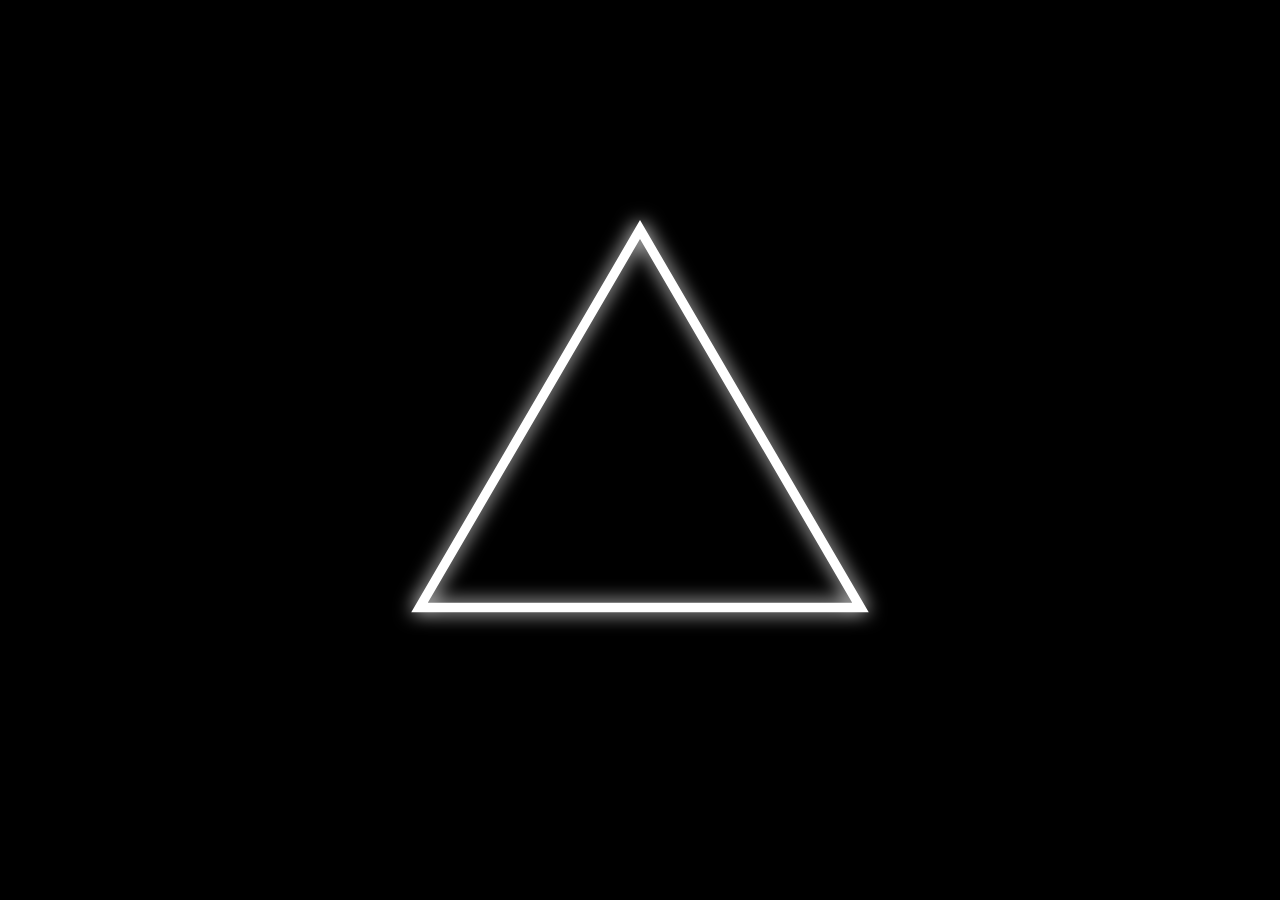
<file: templates/index.html>
<!DOCTYPE html>
<html>

<head>
<meta charset="UTF-8">
<title>Devines</title>

<style>
body{
    margin:0;
    background:black;
    display:flex;
    justify-content:center;
    align-items:center;
    height:100vh;
    overflow:hidden;
    font-family:Arial, sans-serif;
}

#gateway{
    width:70vmin;
    height:70vmin;
    display:flex;
    justify-content:center;
    align-items:center;
    cursor:pointer;
    -webkit-tap-highlight-color: transparent;
}

svg{
    width:100%;
    height:100%;
}

#triangle{
    transition:transform 0.25s ease;
    transform-origin:center;
}

#gateway:active #triangle{
    transform:scale(1.03);
}
</style>
</head>

<body>

<div id="gateway" onclick="enterDevines()" ontouchstart="enterDevines()">
    <svg viewBox="0 0 400 400" aria-label="Enter Devines">

        <defs>
            <filter id="glow">
                <feGaussianBlur stdDeviation="6" result="blur"/>
                <feMerge>
                    <feMergeNode in="blur"/>
                    <feMergeNode in="SourceGraphic"/>
                </feMerge>
            </filter>
        </defs>

        <!-- invisible large hit area -->
        <rect x="40" y="40" width="320" height="280" fill="transparent"></rect>

        <polygon
            id="triangle"
            points="200,60 340,300 60,300"
            stroke="white"
            stroke-width="6"
            fill="none"
            filter="url(#glow)"
        />
    </svg>
</div>

<script>
let entered = false;

function enterDevines(){
    if
</file>
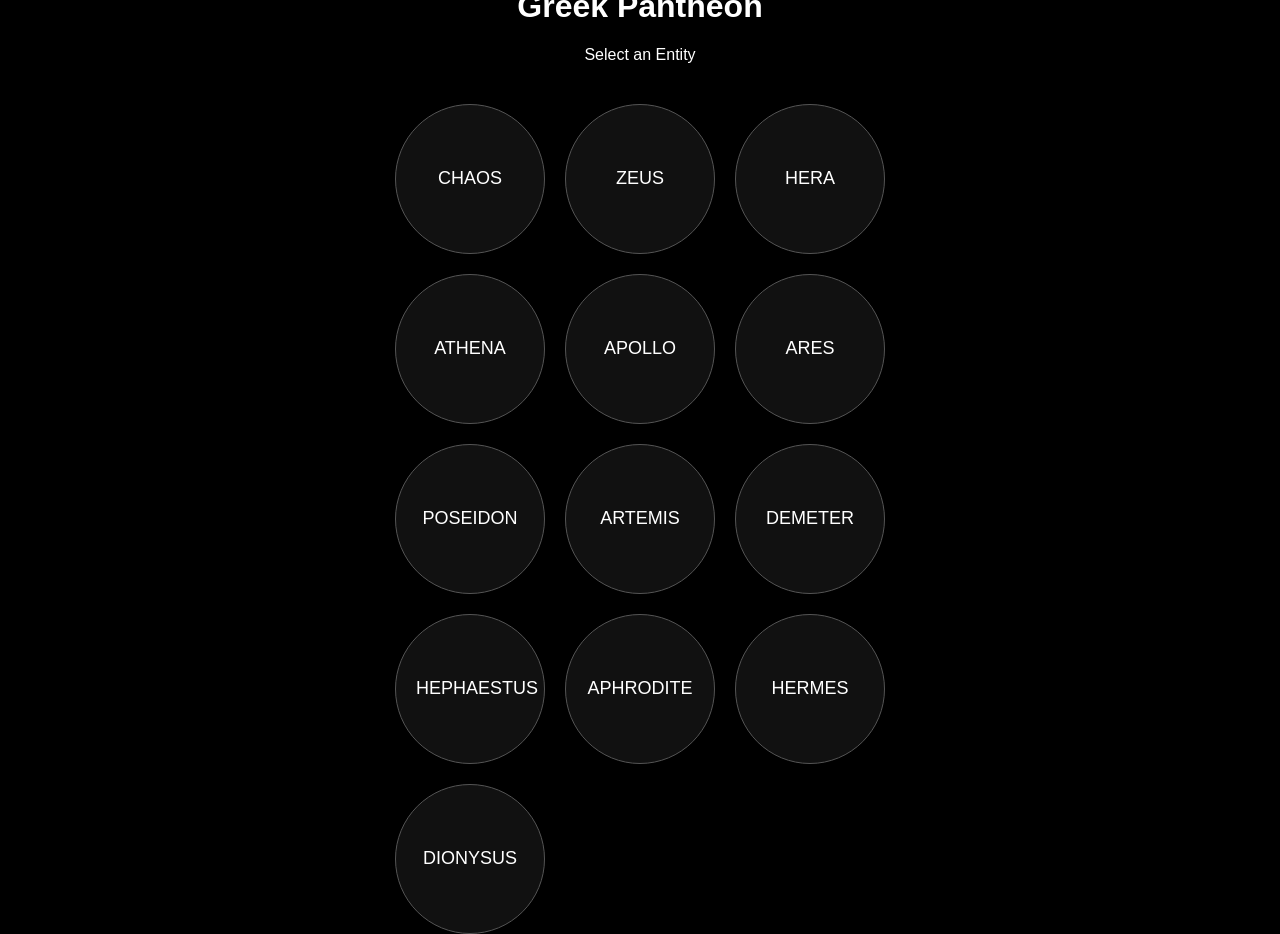
<file: dashboard/greek.html>
<!DOCTYPE html>
<html>

<head>

<meta charset="UTF-8">

<title>Greek Pantheon</title>

<link rel="stylesheet" href="style.css">

</head>

<body>

<div class="container">

<h1>Greek Pantheon</h1>

<p>Select an Entity</p>

<div class="pantheon-grid">

<button class="pantheon-btn">CHAOS</button>

<button class="pantheon-btn">ZEUS</button>

<button class="pantheon-btn">HERA</button>

<button class="pantheon-btn">ATHENA</button>

<button class="pantheon-btn">APOLLO</button>

<button class="pantheon-btn">ARES</button>

<button class="pantheon-btn">POSEIDON</button>

<button class="pantheon-btn">ARTEMIS</button>

<button class="pantheon-btn">DEMETER</button>

<button class="pantheon-btn">HEPHAESTUS</button>

<button class="pantheon-btn">APHRODITE</button>

<button class="pantheon-btn">HERMES</button>

<button class="pantheon-btn">DIONYSUS</button>

</div>

</div>

</body>

</html>
</file>
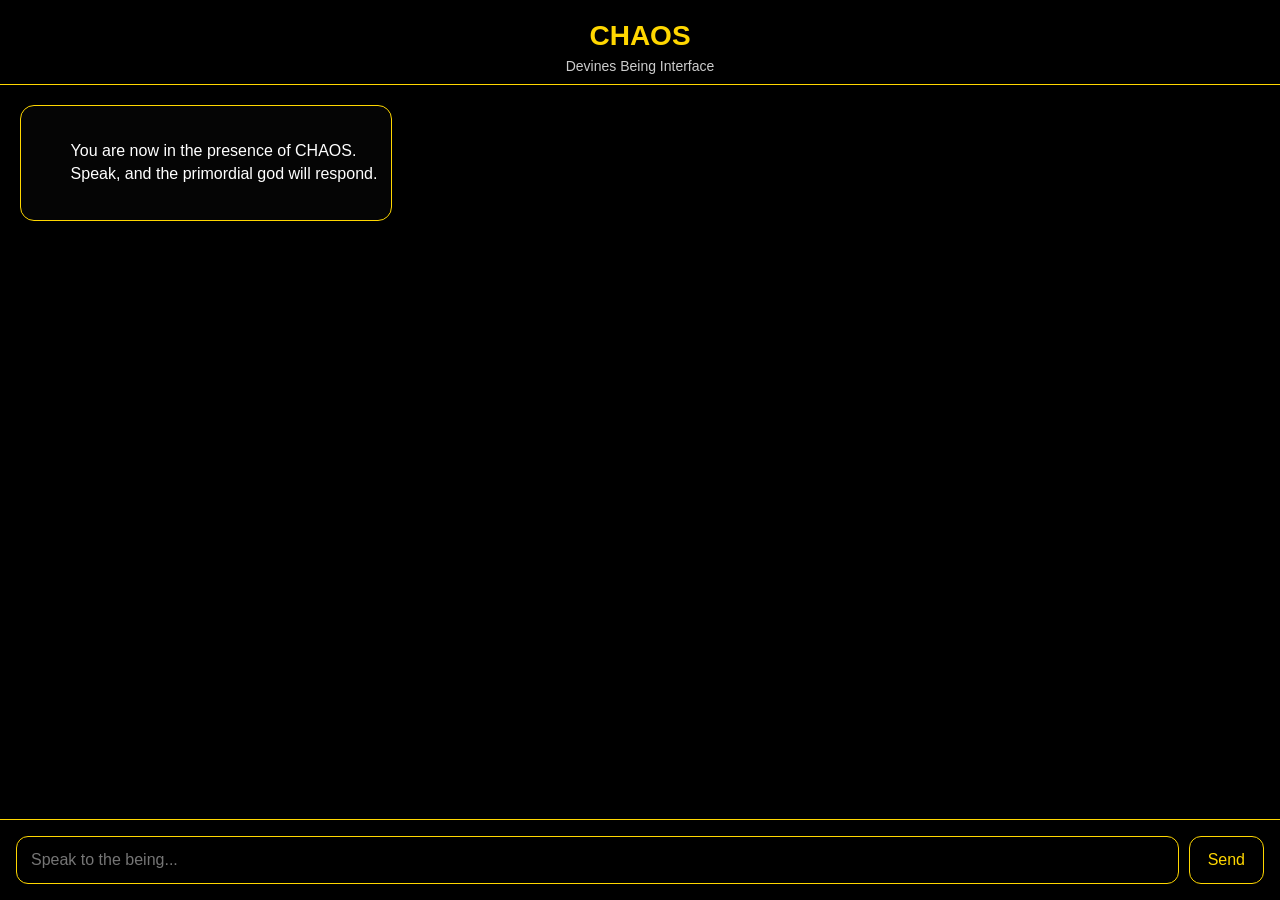
<file: templates/chat.html>
<!DOCTYPE html>
<html>

<head>
<meta charset="UTF-8">
<title>Devines Chat</title>

<style>
body{
    margin:0;
    background:black;
    color:white;
    font-family:Arial, sans-serif;
    display:flex;
    flex-direction:column;
    height:100vh;
}

header{
    text-align:center;
    padding:20px 10px 10px 10px;
    border-bottom:1px solid gold;
}

#chat-entity{
    color:gold;
    font-size:28px;
    margin:0;
}

#chat-subtitle{
    font-size:14px;
    opacity:0.8;
    margin-top:6px;
}

#chat-box{
    flex:1;
    overflow-y:auto;
    padding:20px;
    display:flex;
    flex-direction:column;
    gap:12px;
}

.message{
    max-width:80%;
    padding:12px 14px;
    border:1px solid gold;
    border-radius:14px;
    line-height:1.4;
    white-space:pre-wrap;
}

.user{
    align-self:flex-end;
    background:#111;
}

.assistant{
    align-self:flex-start;
    background:#050505;
}

footer{
    display:flex;
    gap:10px;
    padding:16px;
    border-top:1px solid gold;
}

#user-input{
    flex:1;
    background:black;
    color:white;
    border:1px solid gold;
    border-radius:12px;
    padding:14px;
    font-size:16px;
    outline:none;
}

button{
    background:black;
    color:gold;
    border:1px solid gold;
    border-radius:12px;
    padding:0 18px;
    font-size:16px;
    cursor:pointer;
}

button:active{
    transform:scale(0.98);
}
</style>
</head>

<body onload="loadChatContext()">

<header>
    <h1 id="chat-entity">CHAOS</h1>
    <div id="chat-subtitle">Devines Being Interface</div>
</header>

<div id="chat-box">
    <div class="message assistant">
        You are now in the presence of CHAOS.
        Speak, and the primordial god will respond.
    </div>
</div>

<footer>
    <input
        id="user-input"
        type="text"
        placeholder="Speak to the being..."
        onkeydown="if(event.key==='Enter'){sendMessage();}"
    />
    <button onclick="sendMessage()">Send</button>
</footer>

<script src="/static/script.js"></script>
</body>

</html>
</file>
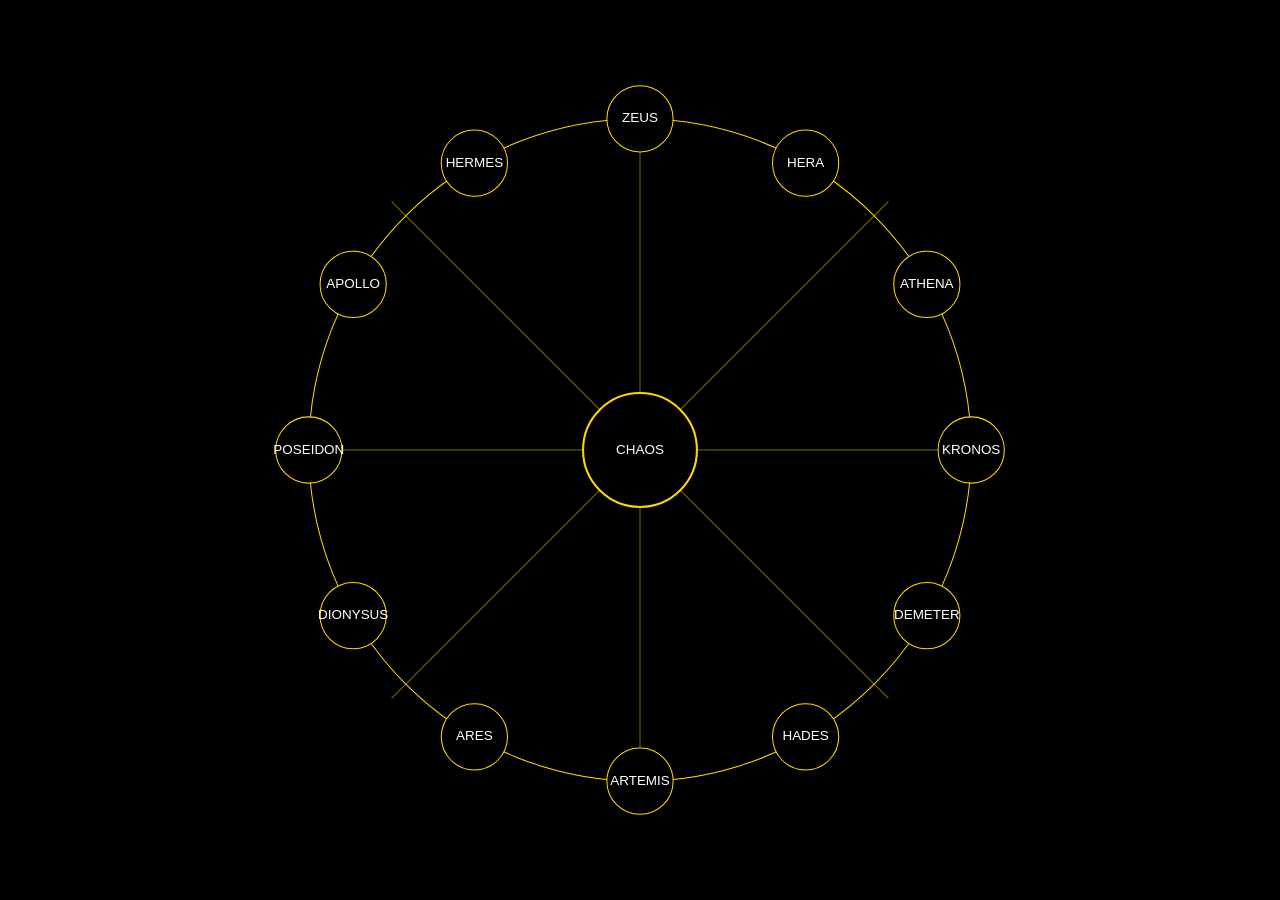
<file: templates/greek.html>
<!DOCTYPE html>
<html>

<head>
<meta charset="UTF-8">
<title>Greek Pantheon</title>

<style>
body{
    margin:0;
    background:black;
    display:flex;
    justify-content:center;
    align-items:center;
    height:100vh;
    font-family:Arial, sans-serif;
    color:white;
    overflow:hidden;
}

svg{
    width:92vmin;
    height:92vmin;
}

.node{
    cursor:pointer;
}

text{
    fill:white;
    font-size:13px;
    text-anchor:middle;
    dominant-baseline:middle;
    pointer-events:none;
}

line{
    stroke:gold;
    stroke-width:1;
    opacity:0.5;
}

.outerCircle{
    stroke:gold;
    stroke-width:1;
    fill:none;
}

.godCircle{
    stroke:gold;
    stroke-width:1;
    fill:black;
}

.centerCircle{
    stroke:gold;
    stroke-width:2;
    fill:black;
}
</style>
</head>

<body>

<svg viewBox="0 0 800 800">

    <!-- Sacred outer circle -->
    <circle class="outerCircle" cx="400" cy="400" r="320"/>

    <!-- Sacred geometry lines -->
    <line x1="400" y1="80" x2="400" y2="720"/>
    <line x1="80" y1="400" x2="720" y2="400"/>
    <line x1="160" y1="160" x2="640" y2="640"/>
    <line x1="640" y1="160" x2="160" y2="640"/>

    <!-- CENTER CHAOS -->
    <g class="node" onclick="selectEntity('CHAOS')">
        <circle class="centerCircle" cx="400" cy="400" r="55"/>
        <text x="400" y="400">CHAOS</text>
    </g>

    <script>
    const gods = [
        { name:"ZEUS", angle:270 },      // 1 Creator
        { name:"HERA", angle:300 },      // 2 Order
        { name:"ATHENA", angle:330 },    // 3 Knowledge
        { name:"KRONOS", angle:0 },      // 4 Time
        { name:"DEMETER", angle:30 },    // 5 Life
        { name:"HADES", angle:60 },      // 6 Death
        { name:"ARTEMIS", angle:90 },    // 7 Balance
        { name:"ARES", angle:120 },      // 8 Protection
        { name:"DIONYSUS", angle:150 },  // 9 Transformation
        { name:"POSEIDON", angle:180 },  // 10 Power
        { name:"APOLLO", angle:210 },    // 11 Awakening
        { name:"HERMES", angle:240 }     // 12 Transcendence
    ];

    const centerX = 400;
    const centerY = 400;
    const radius = 320;

    const svg = document.querySelector("svg");

    gods.forEach(god => {
        const rad = god.angle * Math.PI / 180;
        const x = centerX + radius * Math.cos(rad);
        const y = centerY + radius * Math.sin(rad);

        const group = document.createElementNS("http://www.w3.org/2000/svg", "g");
        group.setAttribute("class", "node");
        group.setAttribute("onclick", "selectEntity('" + god.name + "')");

        const circle = document.createElementNS("http://www.w3.org/2000/svg", "circle");
        circle.setAttribute("class", "godCircle");
        circle.setAttribute("cx", x);
        circle.setAttribute("cy", y);
        circle.setAttribute("r", 32);

        const text = document.createElementNS("http://www.w3.org/2000/svg", "text");
        text.setAttribute("x", x);
        text.setAttribute("y", y);
        text.textContent = god.name;

        group.appendChild(circle);
        group.appendChild(text);
        svg.appendChild(group);
    });
    </script>

</svg>

<script src="/static/script.js"></script>

</body>

</html>
</file>
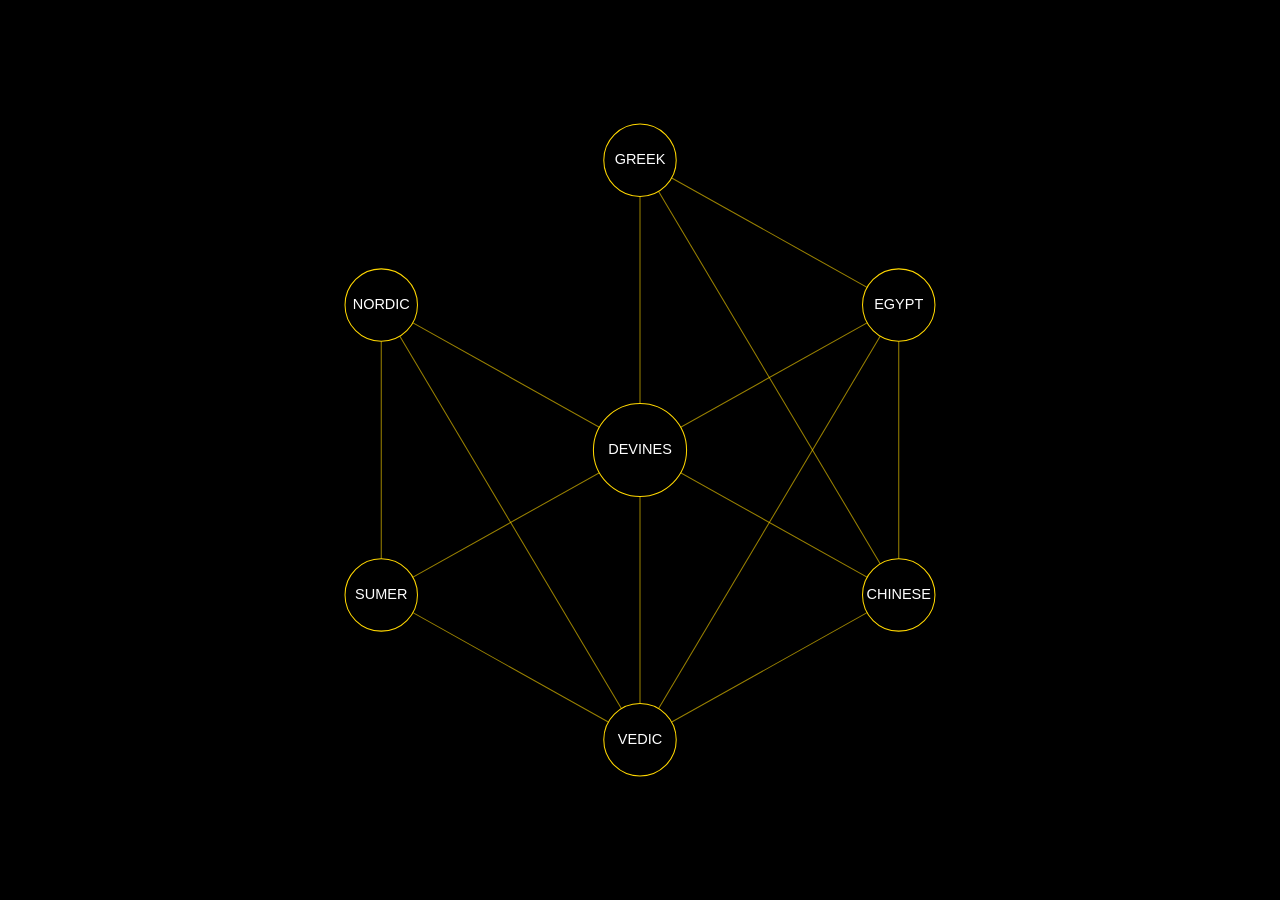
<file: templates/pantheon.html>
<!DOCTYPE html>
<html>

<head>
<meta charset="UTF-8">
<title>Devines Pantheons</title>

<style>
body{
    margin:0;
    background:black;
    display:flex;
    justify-content:center;
    align-items:center;
    height:100vh;
    font-family:Arial, sans-serif;
    color:white;
    overflow:hidden;
}

svg{
    width:92vmin;
    height:92vmin;
}

.node{
    cursor:pointer;
    -webkit-tap-highlight-color: transparent;
}

text{
    fill:white;
    font-size:14px;
    text-anchor:middle;
    dominant-baseline:middle;
    pointer-events:none;
}

line{
    stroke:gold;
    stroke-width:1;
    opacity:0.6;
}

circle{
    stroke:gold;
}
</style>
</head>

<body>

<svg viewBox="0 0 800 800">

    <line x1="400" y1="120" x2="650" y2="260"/>
    <line x1="400" y1="120" x2="650" y2="540"/>
    <line x1="400" y1="120" x2="400" y2="680"/>

    <line x1="650" y1="260" x2="650" y2="540"/>
    <line x1="650" y1="260" x2="400" y2="680"/>
    <line x1="650" y1="260" x2="150" y2="540"/>

    <line x1="650" y1="540" x2="400" y2="680"/>
    <line x1="650" y1="540" x2="150" y2="260"/>

    <line x1="400" y1="680" x2="150" y2="540"/>
    <line x1="400" y1="680" x2="150" y2="260"/>

    <line x1="150" y1="540" x2="150" y2="260"/>

    <circle cx="400" cy="400" r="45" fill="black"/>
    <text x="400" y="400">DEVINES</text>

    <g class="node" onclick="selectPantheon('greek')" ontouchstart="selectPantheon('greek')">
        <circle cx="400" cy="120" r="35" fill="black"/>
        <text x="400" y="120">GREEK</text>
    </g>

    <g class="node">
        <circle cx="650" cy="260" r="35" fill="black"/>
        <text x="650" y="260">EGYPT</text>
    </g>

    <g class="node">
        <circle cx="650" cy="540" r="35" fill="black"/>
        <text x="650" y="540">CHINESE</text>
    </g>

    <g class="node">
        <circle cx="400" cy="680" r="35" fill="black"/>
        <text x="400" y="680">VEDIC</text>
    </g>

    <g class="node">
        <circle cx="150" cy="540" r="35" fill="black"/>
        <text x="150" y="540">SUMER</text>
    </g>

    <g class="node">
        <circle cx="150" cy="260" r="35" fill="black"/>
        <text x="150" y="260">NORDIC</text>
    </g>

</svg>

<script src="/static/script.js"></script>

</body>

</html>
</file>
<file: dashboard/style.css>
body{

background:black;
color:white;
font-family:Arial, Helvetica, sans-serif;

display:flex;
justify-content:center;
align-items:center;

height:100vh;
margin:0;

}

.container{

text-align:center;

}

.pantheon-grid{

display:grid;
grid-template-columns:repeat(3,150px);
gap:20px;
margin-top:40px;

}

.pantheon-btn{

background:#111;
border:1px solid #555;

color:white;

padding:20px;

font-size:18px;

cursor:pointer;

border-radius:50%;

width:150px;
height:150px;

transition:0.3s;

}

.pantheon-btn:hover{

background:#222;
border-color:white;

}
</file>
